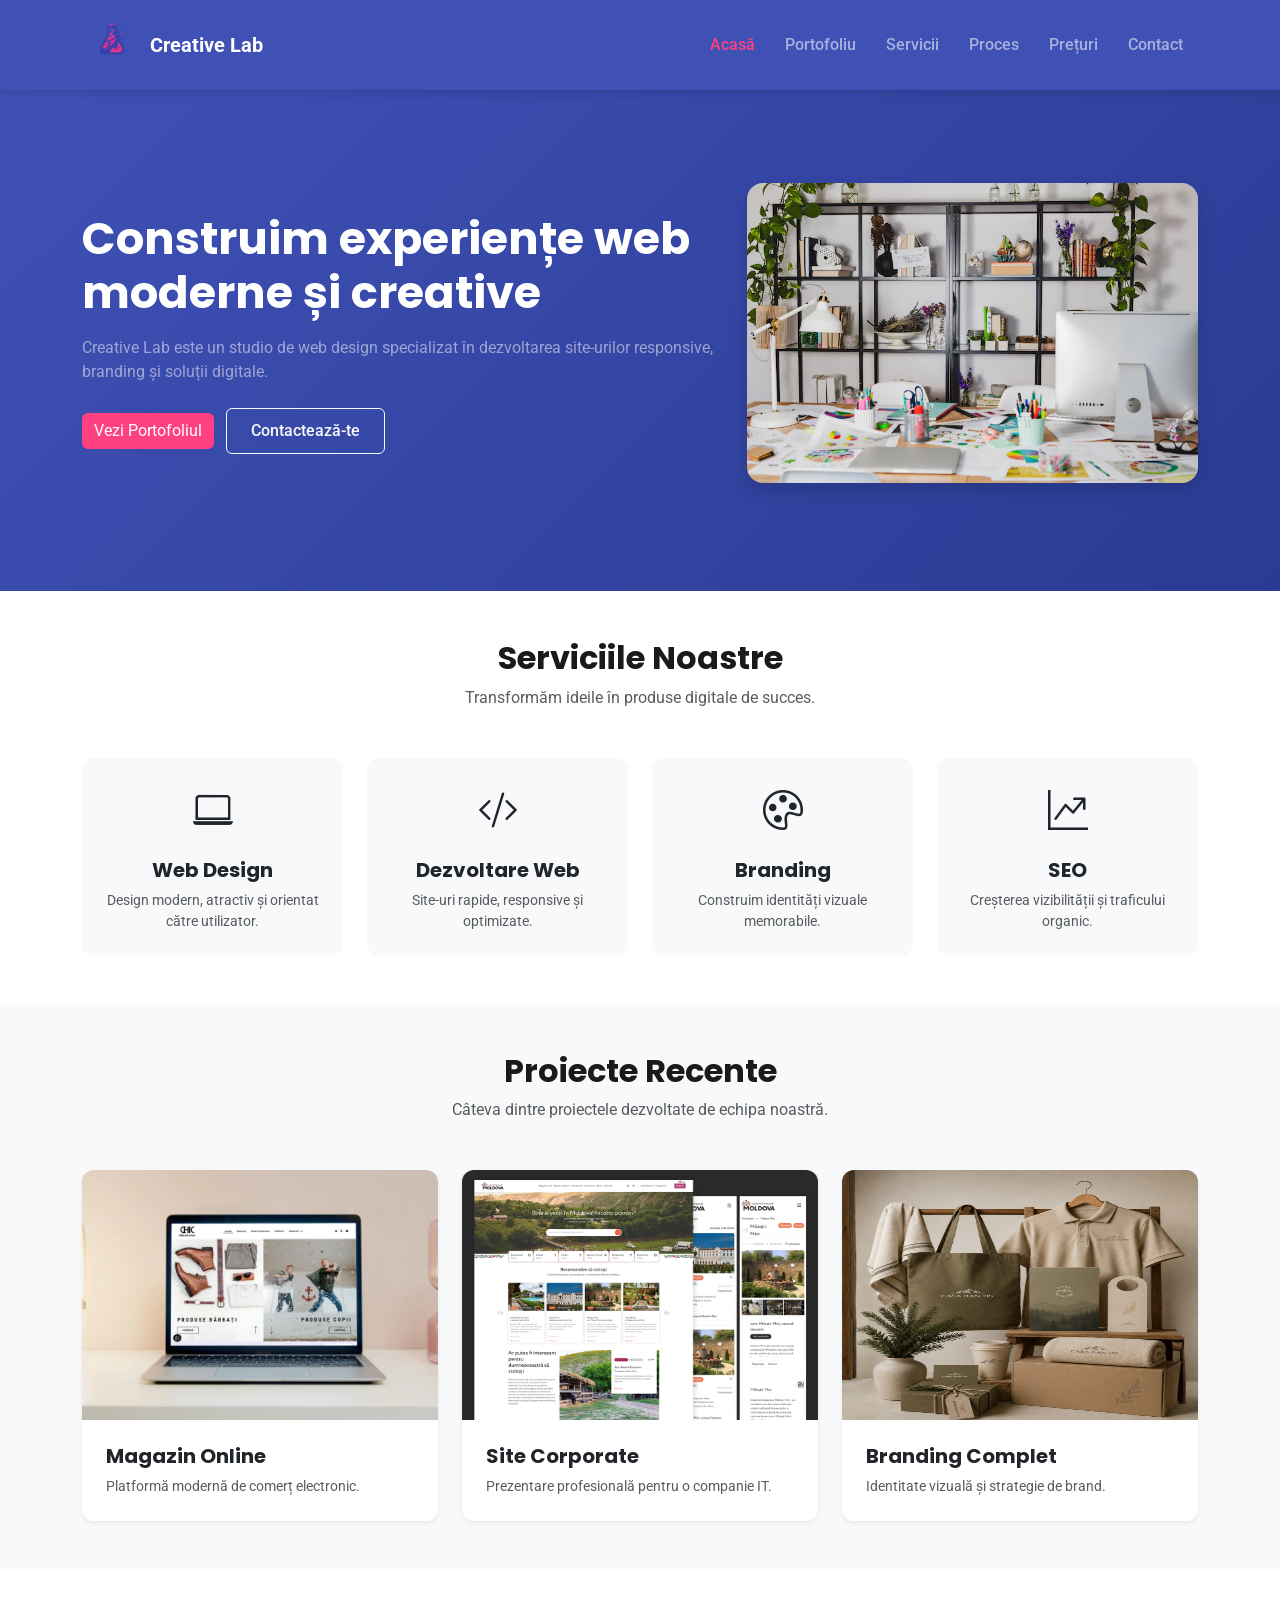
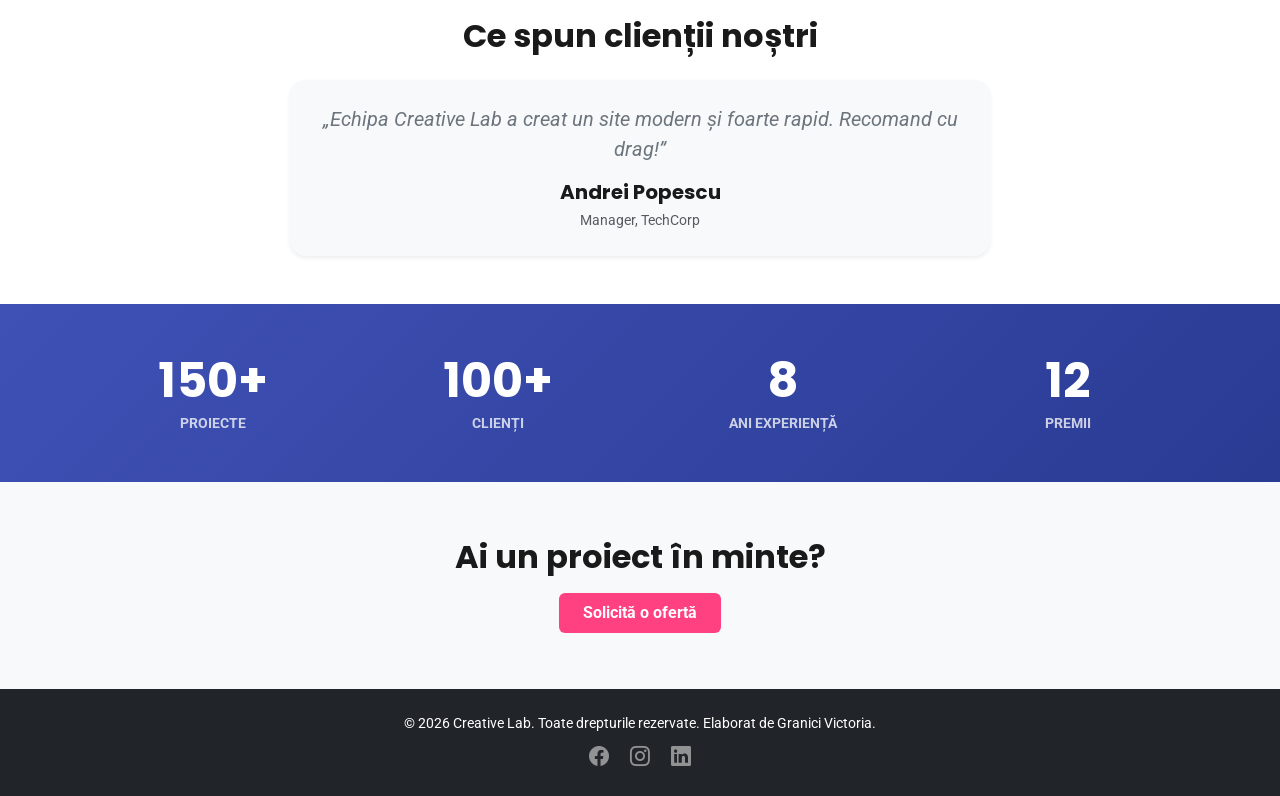
<file: vica/index.html>
<!DOCTYPE html>
<html lang="ro">
<head>
    <meta charset="UTF-8">
    <meta name="viewport" content="width=device-width, initial-scale=1.0">
    <title>Creative Lab</title>
    <meta name="description" content="Creative Lab - Studio de web design specializat în dezvoltarea site-urilor moderne.">

    <link href="https://fonts.googleapis.com/css2?family=Poppins:wght@400;600;700&family=Roboto:wght@400;500&display=swap" rel="stylesheet">
    <link href="https://cdn.jsdelivr.net/npm/bootstrap@5.3.3/dist/css/bootstrap.min.css" rel="stylesheet">
    <link rel="stylesheet" href="https://cdn.jsdelivr.net/npm/bootstrap-icons@1.11.3/font/bootstrap-icons.min.css">
    <link rel="stylesheet" href="main.css">
</head>
<body>

    <nav class="navbar navbar-expand-lg navbar-dark fixed-top custom-navbar">
        <div class="container">
            <a class="navbar-brand fw-bold d-flex align-items-center" href="index.html">
                <img src="img\logo.png" alt="Logo" width="60" height="60" class="me-2 rounded-3">
                <span>Creative Lab</span>
            </a>
            <button class="navbar-toggler" type="button" data-bs-toggle="collapse" data-bs-target="#navbarNav">
                <span class="navbar-toggler-icon"></span>
            </button>
            <div class="collapse navbar-collapse" id="navbarNav">
                <ul class="navbar-nav ms-auto">
                    <li class="nav-item"><a class="nav-link active" href="index.html">Acasă</a></li>
                    <li class="nav-item"><a class="nav-link" href="portfolio.html">Portofoliu</a></li>
                    <li class="nav-item"><a class="nav-link" href="services.html">Servicii</a></li>
                    <li class="nav-item"><a class="nav-link" href="process.html">Proces</a></li>
                    <li class="nav-item"><a class="nav-link" href="prices.html">Prețuri</a></li>
                    <li class="nav-item"><a class="nav-link" href="contact.html">Contact</a></li>
                </ul>
            </div>
        </div>
    </nav>

    <header class="hero-section">
        <div class="container">
            <div class="row align-items-center py-5">
                <div class="col-lg-7 text-lg-start text-center">
                    <h1 class="fw-bold mb-3">Construim experiențe web moderne și creative</h1>
                    <p class="mb-4 text-white-50">Creative Lab este un studio de web design specializat în dezvoltarea site-urilor responsive, branding și soluții digitale.</p>
                    <a href="portfolio.html" class="btn btn-custom-accent text-white me-2">Vezi Portofoliul</a>
                    <a href="contact.html" class="btn btn-outline-light">Contactează-te</a>
                </div>
                <div class="col-lg-5 text-center mt-4 mt-lg-0">
                    <img src="img\1.avif" alt="Hero Image" class="img-fluid rounded-4 shadow">
                </div>
            </div>
        </div>
    </header>

    <section class="py-5 bg-white">
        <div class="container">
            <div class="text-center mb-5">
                <h2 class="fw-bold mb-2">Serviciile Noastre</h2>
                <p class="text-muted">Transformăm ideile în produse digitale de succes.</p>
            </div>
            <div class="row g-4">
                <div class="col-md-6 col-lg-3">
                    <div class="card h-100 p-4 text-center border-0 bg-light">
                        <i class="bi bi-laptop text-custom-indigo fs-1 mb-3"></i>
                        <h3 class="h5 fw-bold mb-2">Web Design</h3>
                        <p class="text-muted small mb-0">Design modern, atractiv și orientat către utilizator.</p>
                    </div>
                </div>
                <div class="col-md-6 col-lg-3">
                    <div class="card h-100 p-4 text-center border-0 bg-light">
                        <i class="bi bi-code-slash text-custom-indigo fs-1 mb-3"></i>
                        <h3 class="h5 fw-bold mb-2">Dezvoltare Web</h3>
                        <p class="text-muted small mb-0">Site-uri rapide, responsive și optimizate.</p>
                    </div>
                </div>
                <div class="col-md-6 col-lg-3">
                    <div class="card h-100 p-4 text-center border-0 bg-light">
                        <i class="bi bi-palette text-custom-indigo fs-1 mb-3"></i>
                        <h3 class="h5 fw-bold mb-2">Branding</h3>
                        <p class="text-muted small mb-0">Construim identități vizuale memorabile.</p>
                    </div>
                </div>
                <div class="col-md-6 col-lg-3">
                    <div class="card h-100 p-4 text-center border-0 bg-light">
                        <i class="bi bi-graph-up-arrow text-custom-indigo fs-1 mb-3"></i>
                        <h3 class="h5 fw-bold mb-2">SEO</h3>
                        <p class="text-muted small mb-0">Creșterea vizibilității și traficului organic.</p>
                    </div>
                </div>
            </div>
        </div>
    </section>

    <section class="py-5 bg-light">
        <div class="container">
            <div class="text-center mb-5">
                <h2 class="fw-bold mb-2">Proiecte Recente</h2>
                <p class="text-muted">Câteva dintre proiectele dezvoltate de echipa noastră.</p>
            </div>
            <div class="row g-4">
                <div class="col-md-4">
                    <div class="card border-0 shadow-sm overflow-hidden h-100">
                        <img src="img\2.webp" width="60" height="250" alt="Proiect" class="card-img-top">
                        <div class="p-4">
                            <h4 class="h5 fw-bold mb-2">Magazin Online</h4>
                            <p class="text-muted small mb-0">Platformă modernă de comerț electronic.</p>
                        </div>
                    </div>
                </div>
                <div class="col-md-4">
                    <div class="card border-0 shadow-sm overflow-hidden h-100">
                        <img src="img\3.png" width="60" height="250"alt="Proiect" class="card-img-top">
                        <div class="p-4">
                            <h4 class="h5 fw-bold mb-2">Site Corporate</h4>
                            <p class="text-muted small mb-0">Prezentare profesională pentru o companie IT.</p>
                        </div>
                    </div>
                </div>
                <div class="col-md-4">
                    <div class="card border-0 shadow-sm overflow-hidden h-100">
                        <img src="img\4.png" width="60" height="250"alt="Proiect" class="card-img-top">
                        <div class="p-4">
                            <h4 class="h5 fw-bold mb-2">Branding Complet</h4>
                            <p class="text-muted small mb-0">Identitate vizuală și strategie de brand.</p>
                        </div>
                    </div>
                </div>
            </div>
        </div>
    </section>

    <section class="py-5 bg-white text-center">
        <div class="container">
            <h2 class="fw-bold mb-4">Ce spun clienții noștri</h2>
            <div class="max-width-700 mx-auto bg-light p-4 rounded-4 shadow-sm">
                <p class="mb-3 italic text-secondary fs-5">„Echipa Creative Lab a creat un site modern și foarte rapid. Recomand cu drag!”</p>
                <h5 class="fw-bold text-custom-indigo mb-1">Andrei Popescu</h5>
                <small class="text-muted">Manager, TechCorp</small>
            </div>
        </div>
    </section>

    <section class="py-5 bg-custom-indigo text-white text-center counter-section">
        <div class="container">
            <div class="row g-4">
                <div class="col-6 col-md-3">
                    <h2 class="fw-bold display-5 mb-1">150+</h2>
                    <p class="text-uppercase small mb-0 opacity-75 fw-bold">Proiecte</p>
                </div>
                <div class="col-6 col-md-3">
                    <h2 class="fw-bold display-5 mb-1">100+</h2>
                    <p class="text-uppercase small mb-0 opacity-75 fw-bold">Clienți</p>
                </div>
                <div class="col-6 col-md-3">
                    <h2 class="fw-bold display-5 mb-1">8</h2>
                    <p class="text-uppercase small mb-0 opacity-75 fw-bold">Ani Experiență</p>
                </div>
                <div class="col-6 col-md-3">
                    <h2 class="fw-bold display-5 mb-1">12</h2>
                    <p class="text-uppercase small mb-0 opacity-75 fw-bold">Premii</p>
                </div>
            </div>
        </div>
    </section>

    <section class="py-5 text-center bg-light">
        <div class="container py-2">
            <h2 class="fw-bold mb-3">Ai un proiect în minte?</h2>
            <a href="contact.html" class="btn btn-custom-accent text-white fw-bold px-4 py-2">Solicită o ofertă</a>
        </div>
    </section>

    <footer class="py-4 bg-dark text-white opacity-90">
        <div class="container text-center">
            <p class="mb-2 small">© 2026 Creative Lab. Toate drepturile rezervate. Elaborat de Granici Victoria.</p>
            <div class="fs-5">
                <i class="bi bi-facebook me-3 text-white-50"></i>
                <i class="bi bi-instagram me-3 text-white-50"></i>
                <i class="bi bi-linkedin text-white-50"></i>
            </div>
        </div>
    </footer>

    <script src="https://cdn.jsdelivr.net/npm/bootstrap@5.3.3/dist/js/bootstrap.bundle.min.js"></script>
    <script src="main.js"></script>
</body>
</html>
</file>
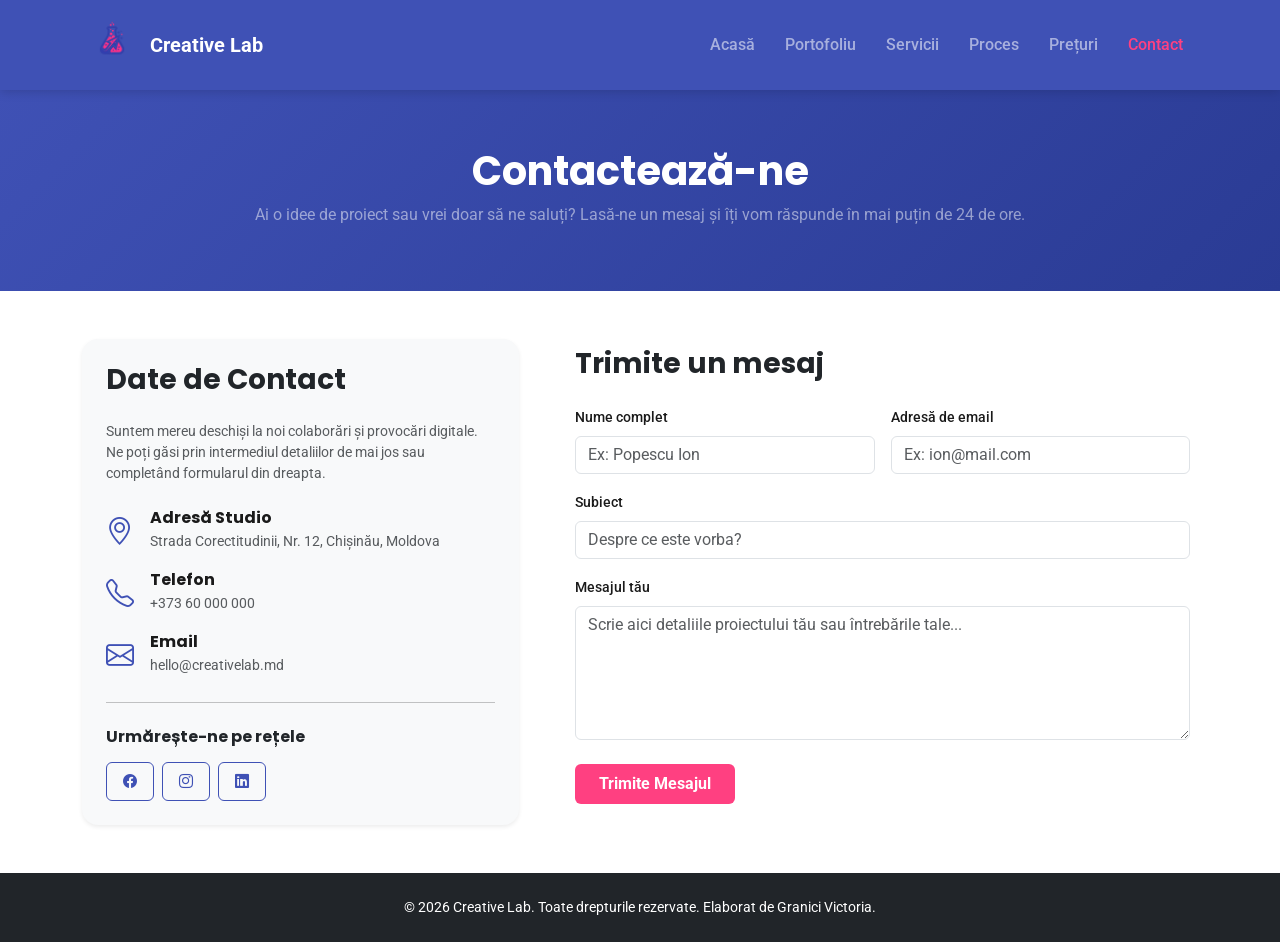
<file: vica/contact.html>
<!DOCTYPE html>
<html lang="ro">
<head>
    <meta charset="UTF-8">
    <meta name="viewport" content="width=device-width, initial-scale=1.0">
    <title> Creative Lab</title>
    <meta name="description" content="Intră în legătură cu echipa Creative Lab. Trimite-ne un mesaj pentru a discuta despre viitorul tău proiect web.">

    <link href="https://fonts.googleapis.com/css2?family=Poppins:wght@400;600;700&family=Roboto:wght@400;500&display=swap" rel="stylesheet">
    <link href="https://cdn.jsdelivr.net/npm/bootstrap@5.3.3/dist/css/bootstrap.min.css" rel="stylesheet">
    <link rel="stylesheet" href="https://cdn.jsdelivr.net/npm/bootstrap-icons@1.11.3/font/bootstrap-icons.min.css">
    <link rel="stylesheet" href="main.css">
</head>
<body>

   
    <nav class="navbar navbar-expand-lg navbar-dark fixed-top custom-navbar">
        <div class="container">
            <a class="navbar-brand fw-bold d-flex align-items-center" href="index.html">
                <img src="img\logo.png" alt="Logo" width="60" class="me-2 rounded-3">
                <span>Creative Lab</span>
            </a>
            <button class="navbar-toggler" type="button" data-bs-toggle="collapse" data-bs-target="#navbarNav">
                <span class="navbar-toggler-icon"></span>
            </button>
            <div class="collapse navbar-collapse" id="navbarNav">
                <ul class="navbar-nav ms-auto">
                    <li class="nav-item"><a class="nav-link" href="index.html">Acasă</a></li>
                    <li class="nav-item"><a class="nav-link" href="portfolio.html">Portofoliu</a></li>
                    <li class="nav-item"><a class="nav-link" href="services.html">Servicii</a></li>
                    <li class="nav-item"><a class="nav-link" href="process.html">Proces</a></li>
                    <li class="nav-item"><a class="nav-link" href="prices.html">Prețuri</a></li>
                    <li class="nav-item"><a class="nav-link active" href="contact.html">Contact</a></li>
                </ul>
            </div>
        </div>
    </nav>

   
    <header class="bg-custom-indigo text-white text-center py-5 mt-2">
        <div class="container py-3">
            <h1 class="fw-bold mb-2">Contactează-ne</h1>
            <p class="text-white-50 max-width-600 mx-auto mb-0">Ai o idee de proiect sau vrei doar să ne saluți? Lasă-ne un mesaj și îți vom răspunde în mai puțin de 24 de ore.</p>
        </div>
    </header>

  
    <section class="py-5 bg-white">
        <div class="container">
            <div class="row g-5">
                
              
                <div class="col-lg-5">
                    <div class="bg-light p-4 rounded-4 h-100 shadow-sm">
                        <h2 class="h3 fw-bold mb-4 text-dark">Date de Contact</h2>
                        <p class="text-muted small mb-4">Suntem mereu deschiși la noi colaborări și provocări digitale. Ne poți găsi prin intermediul detaliilor de mai jos sau completând formularul din dreapta.</p>
                        
                        <div class="d-flex align-items-start mb-3">
                            <div class="text-indigo fs-3 me-3 mt-1">
                                <i class="bi bi-geo-alt"></i>
                            </div>
                            <div>
                                <h4 class="h6 fw-bold mb-1">Adresă Studio</h4>
                                <p class="text-muted small mb-0">Strada Corectitudinii, Nr. 12, Chișinău, Moldova</p>
                            </div>
                        </div>

                        <div class="d-flex align-items-start mb-3">
                            <div class="text-indigo fs-3 me-3 mt-1">
                                <i class="bi bi-telephone"></i>
                            </div>
                            <div>
                                <h4 class="h6 fw-bold mb-1">Telefon</h4>
                                <p class="text-muted small mb-0">+373 60 000 000</p>
                            </div>
                        </div>

                        <div class="d-flex align-items-start mb-4">
                            <div class="text-indigo fs-3 me-3 mt-1">
                                <i class="bi bi-envelope"></i>
                            </div>
                            <div>
                                <h4 class="h6 fw-bold mb-1">Email</h4>
                                <p class="text-muted small mb-0">hello@creativelab.md</p>
                            </div>
                        </div>

                        <hr class="opacity-10 my-4">

                        <h4 class="h6 fw-bold mb-3 text-dark">Urmărește-ne pe rețele</h4>
                        <div class="d-flex gap-2">
                            <a href="#" class="btn btn-outline-primary filter-btn px-3 py-2"><i class="bi bi-facebook"></i></a>
                            <a href="#" class="btn btn-outline-primary filter-btn px-3 py-2"><i class="bi bi-instagram"></i></a>
                            <a href="#" class="btn btn-outline-primary filter-btn px-3 py-2"><i class="bi bi-linkedin"></i></a>
                        </div>
                    </div>
                </div>

               
                <div class="col-lg-7">
                    <div class="p-2">
                        <h2 class="h3 fw-bold mb-4 text-dark">Trimite un mesaj</h2>
                        
                        <form id="contactForm" class="needs-validation" novalidate>
                            <div class="row g-3">
                                
                                <div class="col-md-6">
                                    <label for="userName" class="form-label small fw-medium">Nume complet</label>
                                    <input type="text" class="form-control" id="userName" placeholder="Ex: Popescu Ion" required>
                                    <div class="invalid-feedback small">Te rugăm să introduci numele tău.</div>
                                </div>

                                <div class="col-md-6">
                                    <label for="userEmail" class="form-label small fw-medium">Adresă de email</label>
                                    <input type="email" class="form-control" id="userEmail" placeholder="Ex: ion@mail.com" required>
                                    <div class="invalid-feedback small">Te rugăm să introduci o adresă de email validă.</div>
                                </div>

                                <div class="col-12">
                                    <label for="msgSubject" class="form-label small fw-medium">Subiect</label>
                                    <input type="text" class="form-control" id="msgSubject" placeholder="Despre ce este vorba?" required>
                                    <div class="invalid-feedback small">Te rugăm să specifici subiectul mesajului.</div>
                                </div>

                                <div class="col-12">
                                    <label for="userMessage" class="form-label small fw-medium">Mesajul tău</label>
                                    <table class="w-100 border-0 m-0 p-0">
                                        <tr class="border-0 m-0 p-0">
                                            <td class="border-0 p-0 m-0">
                                                <textarea class="form-control" id="userMessage" rows="5" placeholder="Scrie aici detaliile proiectului tău sau întrebările tale..." required></textarea>
                                                <div class="invalid-feedback small">Te rugăm să scrii un mesaj.</div>
                                            </td>
                                        </tr>
                                    </table>
                                </div>

                                <div class="col-12 mt-4">
                                    <button type="submit" class="btn btn-custom-accent text-white fw-bold px-4 py-2">Trimite Mesajul</button>
                                </div>

                            </div>
                        </form>

                    </div>
                </div>

            </div>
        </div>
    </section>


    <footer class="py-4 bg-dark text-white opacity-90">
        <div class="container text-center">
            <p class="mb-0 small">© 2026 Creative Lab. Toate drepturile rezervate. Elaborat de Granici Victoria.</p>
        </div>
    </footer>

    <button id="backToTop" class="btn btn-custom-accent text-white position-fixed bottom-0 end-0 m-4 d-none" style="z-index: 1030; transition: opacity 0.3s ease; opacity: 0;">
        <i class="bi bi-arrow-up-short fs-4"></i>
    </button>

    <script src="https://cdn.jsdelivr.net/npm/bootstrap@5.3.3/dist/js/bootstrap.bundle.min.js"></script>
    <script src="main.js"></script>
</body>
</html>
</file>
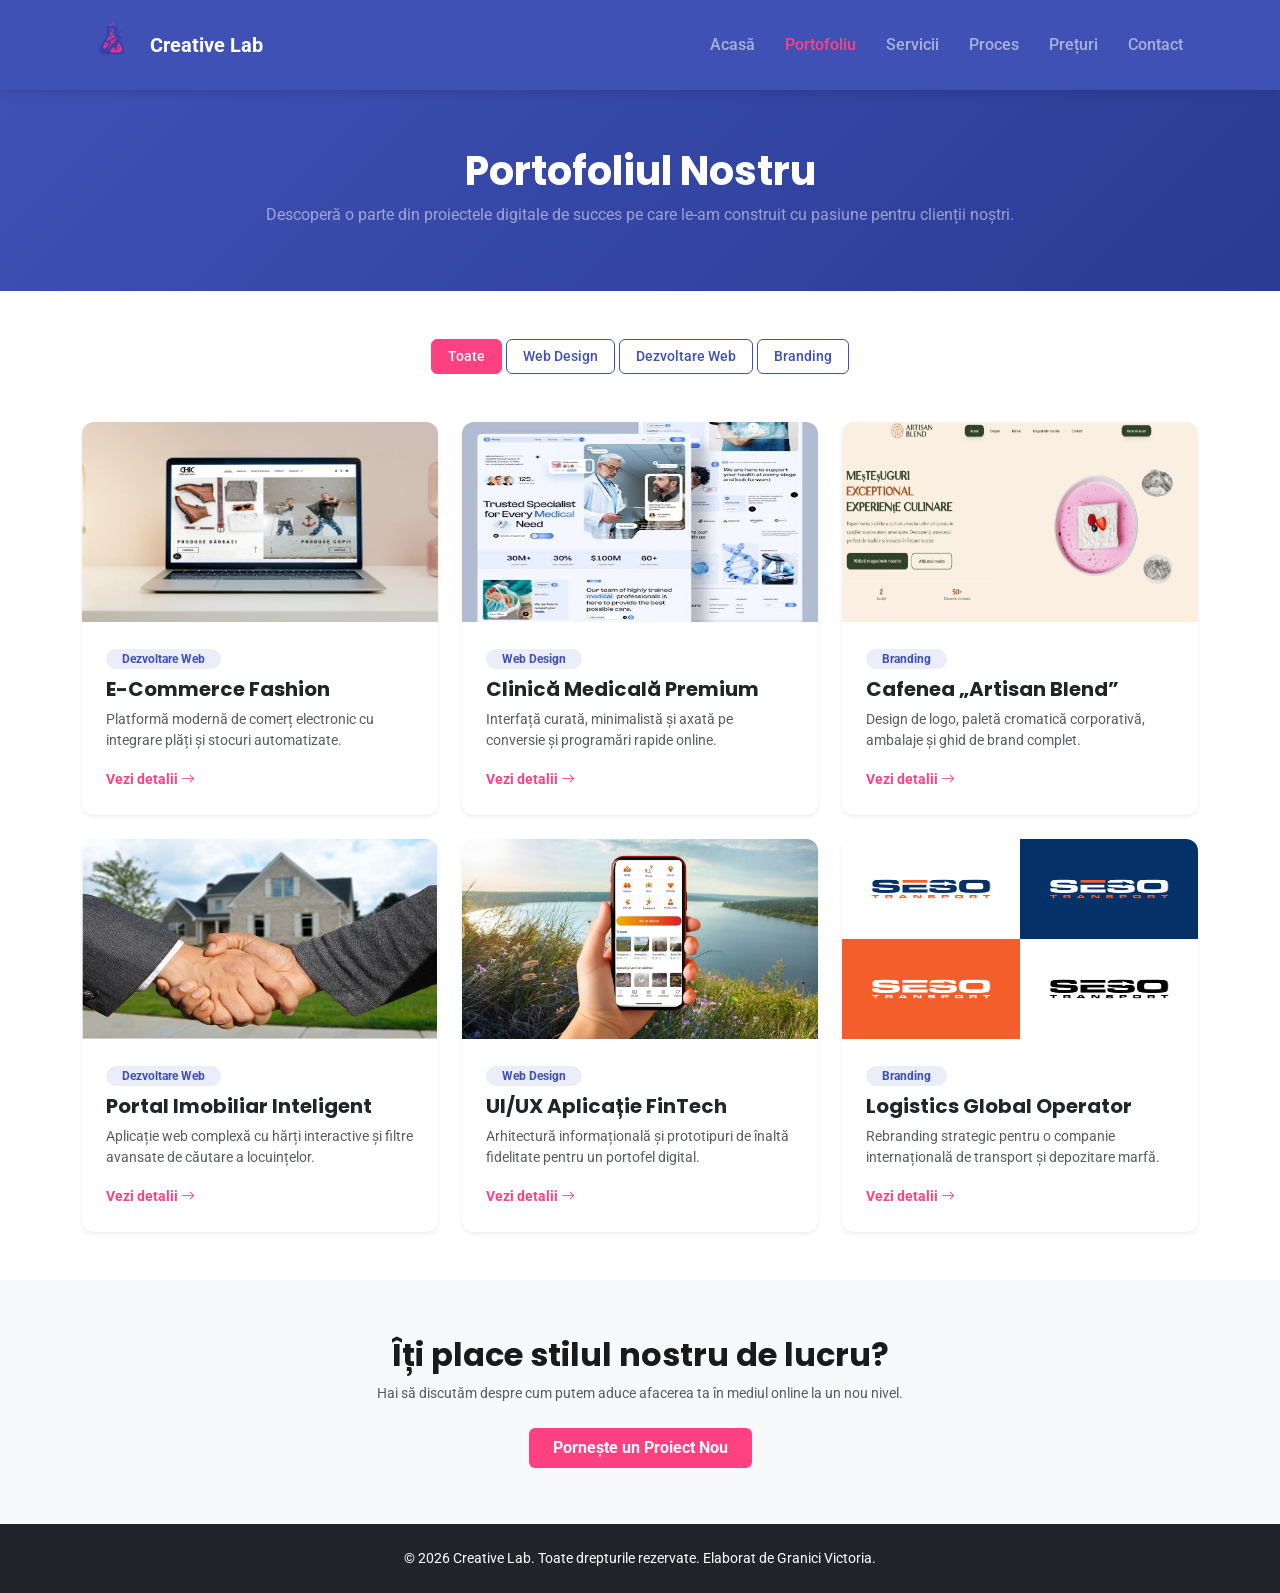
<file: vica/portfolio.html>
<!DOCTYPE html>
<html lang="ro">
<head>
    <meta charset="UTF-8">
    <meta name="viewport" content="width=device-width, initial-scale=1.0">
    <title> Creative Lab</title>
    <meta name="description" content="Vezi proiectele realizate de Creative Lab. De la magazine online la identități vizuale și branding complet.">

    <link href="https://fonts.googleapis.com/css2?family=Poppins:wght@400;600;700&family=Roboto:wght@400;500&display=swap" rel="stylesheet">
    <link href="https://cdn.jsdelivr.net/npm/bootstrap@5.3.3/dist/css/bootstrap.min.css" rel="stylesheet">
    <link rel="stylesheet" href="https://cdn.jsdelivr.net/npm/bootstrap-icons@1.11.3/font/bootstrap-icons.min.css">
    <link rel="stylesheet" href="main.css">
</head>
<body>

    <nav class="navbar navbar-expand-lg navbar-dark fixed-top custom-navbar">
        <div class="container">
            <a class="navbar-brand fw-bold d-flex align-items-center" href="index.html">
                <img src="img\logo.png" alt="Logo" width="60"class="me-2 rounded-3">
                <span>Creative Lab</span>
            </a>
            <button class="navbar-toggler" type="button" data-bs-toggle="collapse" data-bs-target="#navbarNav">
                <span class="navbar-toggler-icon"></span>
            </button>
            <div class="collapse navbar-collapse" id="navbarNav">
                <ul class="navbar-nav ms-auto">
                    <li class="nav-item"><a class="nav-link" href="index.html">Acasă</a></li>
                    <li class="nav-item"><a class="nav-link active" href="portfolio.html">Portofoliu</a></li>
                    <li class="nav-item"><a class="nav-link" href="services.html">Servicii</a></li>
                    <li class="nav-item"><a class="nav-link" href="process.html">Proces</a></li>
                    <li class="nav-item"><a class="nav-link" href="prices.html">Prețuri</a></li>
                    <li class="nav-item"><a class="nav-link" href="contact.html">Contact</a></li>
                </ul>
            </div>
        </div>
    </nav>

    <header class="bg-custom-indigo text-white text-center py-5 mt-2">
        <div class="container py-3">
            <h1 class="fw-bold mb-2">Portofoliul Nostru</h1>
            <p class="text-white-50 max-width-600 mx-auto mb-0">Descoperă o parte din proiectele digitale de succes pe care le-am construit cu pasiune pentru clienții noștri.</p>
        </div>
    </header>

    <section class="py-5 bg-white">
        <div class="container">
            
            <div class="row mb-5">
                <div class="col-12 text-center">
                    <button class="btn filter-btn active" data-filter="all">Toate</button>
                    <button class="btn filter-btn" data-filter="design">Web Design</button>
                    <button class="btn filter-btn" data-filter="development">Dezvoltare Web</button>
                    <button class="btn filter-btn" data-filter="branding">Branding</button>
                </div>
            </div>

            <div class="row g-4 portfolio-grid">
                
                <div class="col-md-6 col-lg-4 portfolio-item" data-category="development">
                    <div class="card border-0 shadow-sm overflow-hidden h-100">
                        <div class="position-relative project-img-container">
                            <img src="img\2.webp" width="60" height="200" alt="Magazin Online" class="card-img-top">
                        </div>
                        <div class="p-4">
                            <span class="badge bg-indigo-subtle text-indigo mb-2 px-3 py-1 rounded-pill small fw-bold">Dezvoltare Web</span>
                            <h3 class="h5 fw-bold mb-2">E-Commerce Fashion</h3>
                            <p class="text-muted small mb-3">Platformă modernă de comerț electronic cu integrare plăți și stocuri automatizate.</p>
                            <a href="#" class="text-decoration-none text-accent fw-bold small">Vezi detalii <i class="bi bi-arrow-right"></i></a>
                        </div>
                    </div>
                </div>

                <div class="col-md-6 col-lg-4 portfolio-item" data-category="design">
                    <div class="card border-0 shadow-sm overflow-hidden h-100">
                        <div class="position-relative project-img-container">
                            <img src="img\SiteMedical.jpg" width="60" height="200" alt="Site Medical" class="card-img-top">
                        </div>
                        <div class="p-4">
                            <span class="badge bg-indigo-subtle text-indigo mb-2 px-3 py-1 rounded-pill small fw-bold">Web Design</span>
                            <h3 class="h5 fw-bold mb-2">Clinică Medicală Premium</h3>
                            <p class="text-muted small mb-3">Interfață curată, minimalistă și axată pe conversie și programări rapide online.</p>
                            <a href="#" class="text-decoration-none text-accent fw-bold small">Vezi detalii <i class="bi bi-arrow-right"></i></a>
                        </div>
                    </div>
                </div>

                <div class="col-md-6 col-lg-4 portfolio-item" data-category="branding">
                    <div class="card border-0 shadow-sm overflow-hidden h-100">
                        <div class="position-relative project-img-container">
                            <img src="img\Captură de ecran 2026-06-21 034545.png" width="60" height="200"alt="Identitate Brand" class="card-img-top">
                        </div>
                        <div class="p-4">
                            <span class="badge bg-indigo-subtle text-indigo mb-2 px-3 py-1 rounded-pill small fw-bold">Branding</span>
                            <h3 class="h5 fw-bold mb-2">Cafenea „Artisan Blend”</h3>
                            <p class="text-muted small mb-3">Design de logo, paletă cromatică corporativă, ambalaje și ghid de brand complet.</p>
                            <a href="#" class="text-decoration-none text-accent fw-bold small">Vezi detalii <i class="bi bi-arrow-right"></i></a>
                        </div>
                    </div>
                </div>

                <div class="col-md-6 col-lg-4 portfolio-item" data-category="development">
                    <div class="card border-0 shadow-sm overflow-hidden h-100">
                        <div class="position-relative project-img-container">
                            <img src="img\Portal.jpg" width="60" height="200"alt="Portal Imobiliar" class="card-img-top">
                        </div>
                        <div class="p-4">
                            <span class="badge bg-indigo-subtle text-indigo mb-2 px-3 py-1 rounded-pill small fw-bold">Dezvoltare Web</span>
                            <h3 class="h5 fw-bold mb-2">Portal Imobiliar Inteligent</h3>
                            <p class="text-muted small mb-3">Aplicație web complexă cu hărți interactive și filtre avansate de căutare a locuințelor.</p>
                            <a href="#" class="text-decoration-none text-accent fw-bold small">Vezi detalii <i class="bi bi-arrow-right"></i></a>
                        </div>
                    </div>
                </div>

                <div class="col-md-6 col-lg-4 portfolio-item" data-category="design">
                    <div class="card border-0 shadow-sm overflow-hidden h-100">
                        <div class="position-relative project-img-container">
                            <img src="img\Mobil.jpg"width="60" height="200" alt="Aplicație Mobilă" class="card-img-top">
                        </div>
                        <div class="p-4">
                            <span class="badge bg-indigo-subtle text-indigo mb-2 px-3 py-1 rounded-pill small fw-bold">Web Design</span>
                            <h3 class="h5 fw-bold mb-2">UI/UX Aplicație FinTech</h3>
                            <p class="text-muted small mb-3">Arhitectură informațională și prototipuri de înaltă fidelitate pentru un portofel digital.</p>
                            <a href="#" class="text-decoration-none text-accent fw-bold small">Vezi detalii <i class="bi bi-arrow-right"></i></a>
                        </div>
                    </div>
                </div>

                <div class="col-md-6 col-lg-4 portfolio-item" data-category="branding">
                    <div class="card border-0 shadow-sm overflow-hidden h-100">
                        <div class="position-relative project-img-container">
                            <img src="img\loooooog.png" width="60" height="200"alt="Branding Logistică" class="card-img-top">
                        </div>
                        <div class="p-4">
                            <span class="badge bg-indigo-subtle text-indigo mb-2 px-3 py-1 rounded-pill small fw-bold">Branding</span>
                            <h3 class="h5 fw-bold mb-2">Logistics Global Operator</h3>
                            <p class="text-muted small mb-3">Rebranding strategic pentru o companie internațională de transport și depozitare marfă.</p>
                            <a href="#" class="text-decoration-none text-accent fw-bold small">Vezi detalii <i class="bi bi-arrow-right"></i></a>
                        </div>
                    </div>
                </div>

            </div>
        </div>
    </section>

    <section class="py-5 bg-light text-center">
        <div class="container py-2">
            <h2 class="fw-bold mb-2">Îți place stilul nostru de lucru?</h2>
            <p class="text-muted small mb-4">Hai să discutăm despre cum putem aduce afacerea ta în mediul online la un nou nivel.</p>
            <a href="contact.html" class="btn btn-custom-accent text-white fw-bold px-4 py-2">Pornește un Proiect Nou</a>
        </div>
    </section>

    <footer class="py-4 bg-dark text-white opacity-90">
        <div class="container text-center">
            <p class="mb-0 small">© 2026 Creative Lab. Toate drepturile rezervate. Elaborat de Granici Victoria.</p>
        </div>
    </footer>

    <button id="backToTop" class="btn btn-custom-accent text-white d-none position-fixed bottom-0 end-0 m-4 shadow border-0" aria-label="Înapoi sus">
        <i class="bi bi-arrow-up-short fs-4"></i>
    </button>

    <script src="https://cdn.jsdelivr.net/npm/bootstrap@5.3.3/dist/js/bootstrap.bundle.min.js"></script>
    <script src="main.js"></script>
</body>
</html>
</file>
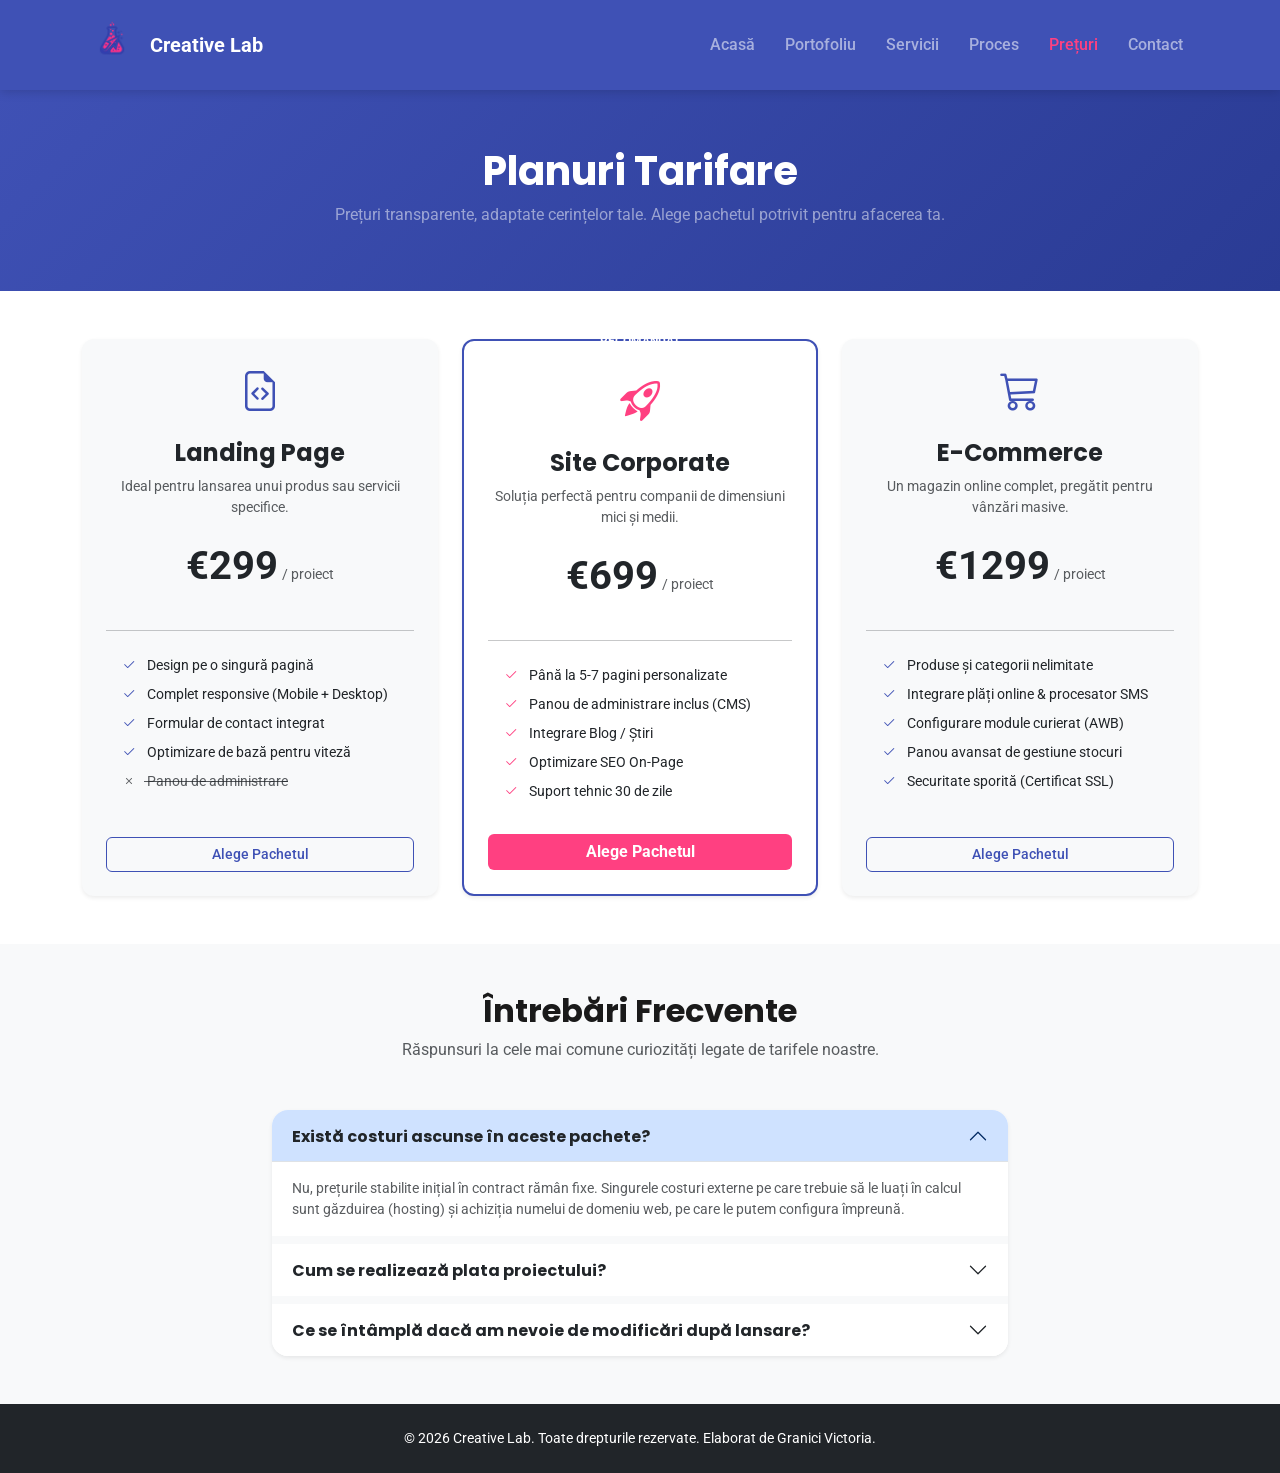
<file: vica/prices.html>
<!DOCTYPE html>
<html lang="ro">
<head>
    <meta charset="UTF-8">
    <meta name="viewport" content="width=device-width, initial-scale=1.0">
    <title> Creative Lab</title>
    <meta name="description" content="Consultă planurile tarifare oferite de Creative Lab. Soluții de web design, dezvoltare web și SEO adaptate bugetului tău.">

  
    <link href="https://fonts.googleapis.com/css2?family=Poppins:wght@400;600;700&family=Roboto:wght@400;500&display=swap" rel="stylesheet">
    <link href="https://cdn.jsdelivr.net/npm/bootstrap@5.3.3/dist/css/bootstrap.min.css" rel="stylesheet">
    <link rel="stylesheet" href="https://cdn.jsdelivr.net/npm/bootstrap-icons@1.11.3/font/bootstrap-icons.min.css">
    <link rel="stylesheet" href="main.css">
</head>
<body>


    <nav class="navbar navbar-expand-lg navbar-dark fixed-top custom-navbar">
        <div class="container">
            <a class="navbar-brand fw-bold d-flex align-items-center" href="index.html">
                <img src="img\logo.png" alt="Logo" width="60" class="me-2 rounded-3">
                <span>Creative Lab</span>
            </a>
            <button class="navbar-toggler" type="button" data-bs-toggle="collapse" data-bs-target="#navbarNav">
                <span class="navbar-toggler-icon"></span>
            </button>
            <div class="collapse navbar-collapse" id="navbarNav">
                <ul class="navbar-nav ms-auto">
                    <li class="nav-item"><a class="nav-link" href="index.html">Acasă</a></li>
                    <li class="nav-item"><a class="nav-link" href="portfolio.html">Portofoliu</a></li>
                    <li class="nav-item"><a class="nav-link" href="services.html">Servicii</a></li>
                    <li class="nav-item"><a class="nav-link" href="process.html">Proces</a></li>
                    <li class="nav-item"><a class="nav-link active" href="prices.html">Prețuri</a></li>
                    <li class="nav-item"><a class="nav-link" href="contact.html">Contact</a></li>
                </ul>
            </div>
        </div>
    </nav>

  
    <header class="bg-custom-indigo text-white text-center py-5 mt-2">
        <div class="container py-3">
            <h1 class="fw-bold mb-2">Planuri Tarifare</h1>
            <p class="text-white-50 max-width-600 mx-auto mb-0">Prețuri transparente, adaptate cerințelor tale. Alege pachetul potrivit pentru afacerea ta.</p>
        </div>
    </header>

    <section class="py-5 bg-white">
        <div class="container">
            <div class="row g-4 align-items-stretch justify-content-center">
                
               
                <div class="col-md-6 col-lg-4">
                    <div class="card h-100 p-4 border-0 shadow-sm bg-light text-center">
                        <div class="mb-3 text-indigo">
                            <i class="bi bi-file-earmark-code fs-1"></i>
                        </div>
                        <h3 class="h4 fw-bold mb-2">Landing Page</h3>
                        <p class="text-muted small mb-4">Ideal pentru lansarea unui produs sau servicii specifice.</p>
                        <div class="mb-4">
                            <span class="display-6 fw-bold text-dark">€299</span>
                            <span class="text-muted small">/ proiect</span>
                        </div>
                        <hr class="opacity-10 mb-4">
                        <ul class="list-unstyled text-start small mb-4 px-3">
                            <li class="mb-2"><i class="bi bi-check2 text-indigo me-2"></i> Design pe o singură pagină</li>
                            <li class="mb-2"><i class="bi bi-check2 text-indigo me-2"></i> Complet responsive (Mobile + Desktop)</li>
                            <li class="mb-2"><i class="bi bi-check2 text-indigo me-2"></i> Formular de contact integrat</li>
                            <li class="mb-2"><i class="bi bi-check2 text-indigo me-2"></i> Optimizare de bază pentru viteză</li>
                            <li class="mb-2 text-muted text-decoration-line-through"><i class="bi bi-x me-2"></i> Panou de administrare</li>
                        </ul>
                        <div class="mt-auto">
                            <a href="contact.html" class="btn btn-outline-primary w-100 filter-btn">Alege Pachetul</a>
                        </div>
                    </div>
                </div>

             
                <div class="col-md-6 col-lg-4">
                    <div class="card h-100 p-4 border-2 border-primary shadow-sm bg-white text-center position-relative" style="border: 2px solid var(--primary) !important;">
                        <span class="badge bg-custom-accent text-white position-absolute top-0 start-50 translate-middle text-uppercase px-3 py-2 small rounded-pill">Recomandat</span>
                        <div class="mb-3 text-accent mt-2">
                            <i class="bi bi-rocket-takeoff fs-1"></i>
                        </div>
                        <h3 class="h4 fw-bold mb-2">Site Corporate</h3>
                        <p class="text-muted small mb-4">Soluția perfectă pentru companii de dimensiuni mici și medii.</p>
                        <div class="mb-4">
                            <span class="display-6 fw-bold text-dark">€699</span>
                            <span class="text-muted small">/ proiect</span>
                        </div>
                        <hr class="opacity-10 mb-4">
                        <ul class="list-unstyled text-start small mb-4 px-3">
                            <li class="mb-2"><i class="bi bi-check2 text-accent me-2"></i> Până la 5-7 pagini personalizate</li>
                            <li class="mb-2"><i class="bi bi-check2 text-accent me-2"></i> Panou de administrare inclus (CMS)</li>
                            <li class="mb-2"><i class="bi bi-check2 text-accent me-2"></i> Integrare Blog / Știri</li>
                            <li class="mb-2"><i class="bi bi-check2 text-accent me-2"></i> Optimizare SEO On-Page</li>
                            <li class="mb-2"><i class="bi bi-check2 text-accent me-2"></i> Suport tehnic 30 de zile</li>
                        </ul>
                        <div class="mt-auto">
                            <a href="contact.html" class="btn btn-custom-accent text-white w-100 fw-bold">Alege Pachetul</a>
                        </div>
                    </div>
                </div>

         
                <div class="col-md-6 col-lg-4">
                    <div class="card h-100 p-4 border-0 shadow-sm bg-light text-center">
                        <div class="mb-3 text-indigo">
                            <i class="bi bi-cart3 fs-1"></i>
                        </div>
                        <h3 class="h4 fw-bold mb-2">E-Commerce</h3>
                        <p class="text-muted small mb-4">Un magazin online complet, pregătit pentru vânzări masive.</p>
                        <div class="mb-4">
                            <span class="display-6 fw-bold text-dark">€1299</span>
                            <span class="text-muted small">/ proiect</span>
                        </div>
                        <hr class="opacity-10 mb-4">
                        <ul class="list-unstyled text-start small mb-4 px-3">
                            <li class="mb-2"><i class="bi bi-check2 text-indigo me-2"></i> Produse și categorii nelimitate</li>
                            <li class="mb-2"><i class="bi bi-check2 text-indigo me-2"></i> Integrare plăți online & procesator SMS</li>
                            <li class="mb-2"><i class="bi bi-check2 text-indigo me-2"></i> Configurare module curierat (AWB)</li>
                            <li class="mb-2"><i class="bi bi-check2 text-indigo me-2"></i> Panou avansat de gestiune stocuri</li>
                            <li class="mb-2"><i class="bi bi-check2 text-indigo me-2"></i> Securitate sporită (Certificat SSL)</li>
                        </ul>
                        <div class="mt-auto">
                            <a href="contact.html" class="btn btn-outline-primary w-100 filter-btn">Alege Pachetul</a>
                        </div>
                    </div>
                </div>

            </div>
        </div>
    </section>


    <section class="py-5 bg-light">
        <div class="container">
            <div class="text-center mb-5">
                <h2 class="fw-bold mb-2">Întrebări Frecvente</h2>
                <p class="text-muted">Răspunsuri la cele mai comune curiozități legate de tarifele noastre.</p>
            </div>
            <div class="row justify-content-center">
                <div class="col-lg-8">
                    <div class="accordion shadow-sm rounded-4 overflow-hidden" id="accordionFAQ">
                        
                        <div class="accordion-item border-0 mb-2 rounded-3">
                            <h2 class="accordion-header">
                                <button class="accordion-button fw-bold text-dark" type="button" data-bs-toggle="collapse" data-bs-target="#collapseOne">
                                    Există costuri ascunse în aceste pachete?
                                </button>
                            </h2>
                            <div id="collapseOne" class="accordion-collapse collapse show" data-bs-parent="#accordionFAQ">
                                <div class="accordion-body text-muted small bg-white">
                                    Nu, prețurile stabilite inițial în contract rămân fixe. Singurele costuri externe pe care trebuie să le luați în calcul sunt găzduirea (hosting) și achiziția numelui de domeniu web, pe care le putem configura împreună.
                                </div>
                            </div>
                        </div>

                        <div class="accordion-item border-0 mb-2 rounded-3">
                            <h2 class="accordion-header">
                                <button class="accordion-button collapsed fw-bold text-dark" type="button" data-bs-toggle="collapse" data-bs-target="#collapseTwo">
                                    Cum se realizează plata proiectului?
                                </button>
                            </h2>
                            <div id="collapseTwo" class="accordion-collapse collapse" data-bs-parent="#accordionFAQ">
                                <div class="accordion-body text-muted small bg-white">
                                    De regulă, plata se împarte în două tranșe: un avans de 40% la semnarea contractului și demararea proiectului, iar restul de 60% se achită la finalizarea și lansarea oficială a site-ului pe server.
                                </div>
                            </div>
                        </div>

                        <div class="accordion-item border-0 rounded-3">
                            <h2 class="accordion-header">
                                <button class="accordion-button collapsed fw-bold text-dark" type="button" data-bs-toggle="collapse" data-bs-target="#collapseThree">
                                    Ce se întâmplă dacă am nevoie de modificări după lansare?
                                </button>
                            </h2>
                            <div id="collapseThree" class="accordion-collapse collapse" data-bs-parent="#accordionFAQ">
                                <div class="accordion-body text-muted small bg-white">
                                    Fiecare pachet include o perioadă de mentenanță și suport tehnic gratuit. Ulterior, putem semna un abonament lunar de mentenanță sau putem taxa punctual intervențiile viitoare, în funcție de complexitate.
                                </div>
                            </div>
                        </div>

                    </div>
                </div>
            </div>
        </div>
    </section>


    <footer class="py-4 bg-dark text-white opacity-90">
        <div class="container text-center">
            <p class="mb-0 small">© 2026 Creative Lab. Toate drepturile rezervate. Elaborat de Granici Victoria.</p>
        </div>
    </footer>

   
    <button id="backToTop" class="btn btn-custom-accent text-white position-fixed bottom-0 end-0 m-4 d-none" style="z-index: 1030; transition: opacity 0.3s ease; opacity: 0;">
        <i class="bi bi-arrow-up-short fs-4"></i>
    </button>

    <script src="https://cdn.jsdelivr.net/npm/bootstrap@5.3.3/dist/js/bootstrap.bundle.min.js"></script>
    <script src="main.js"></script>
</body>
</html>
</file>
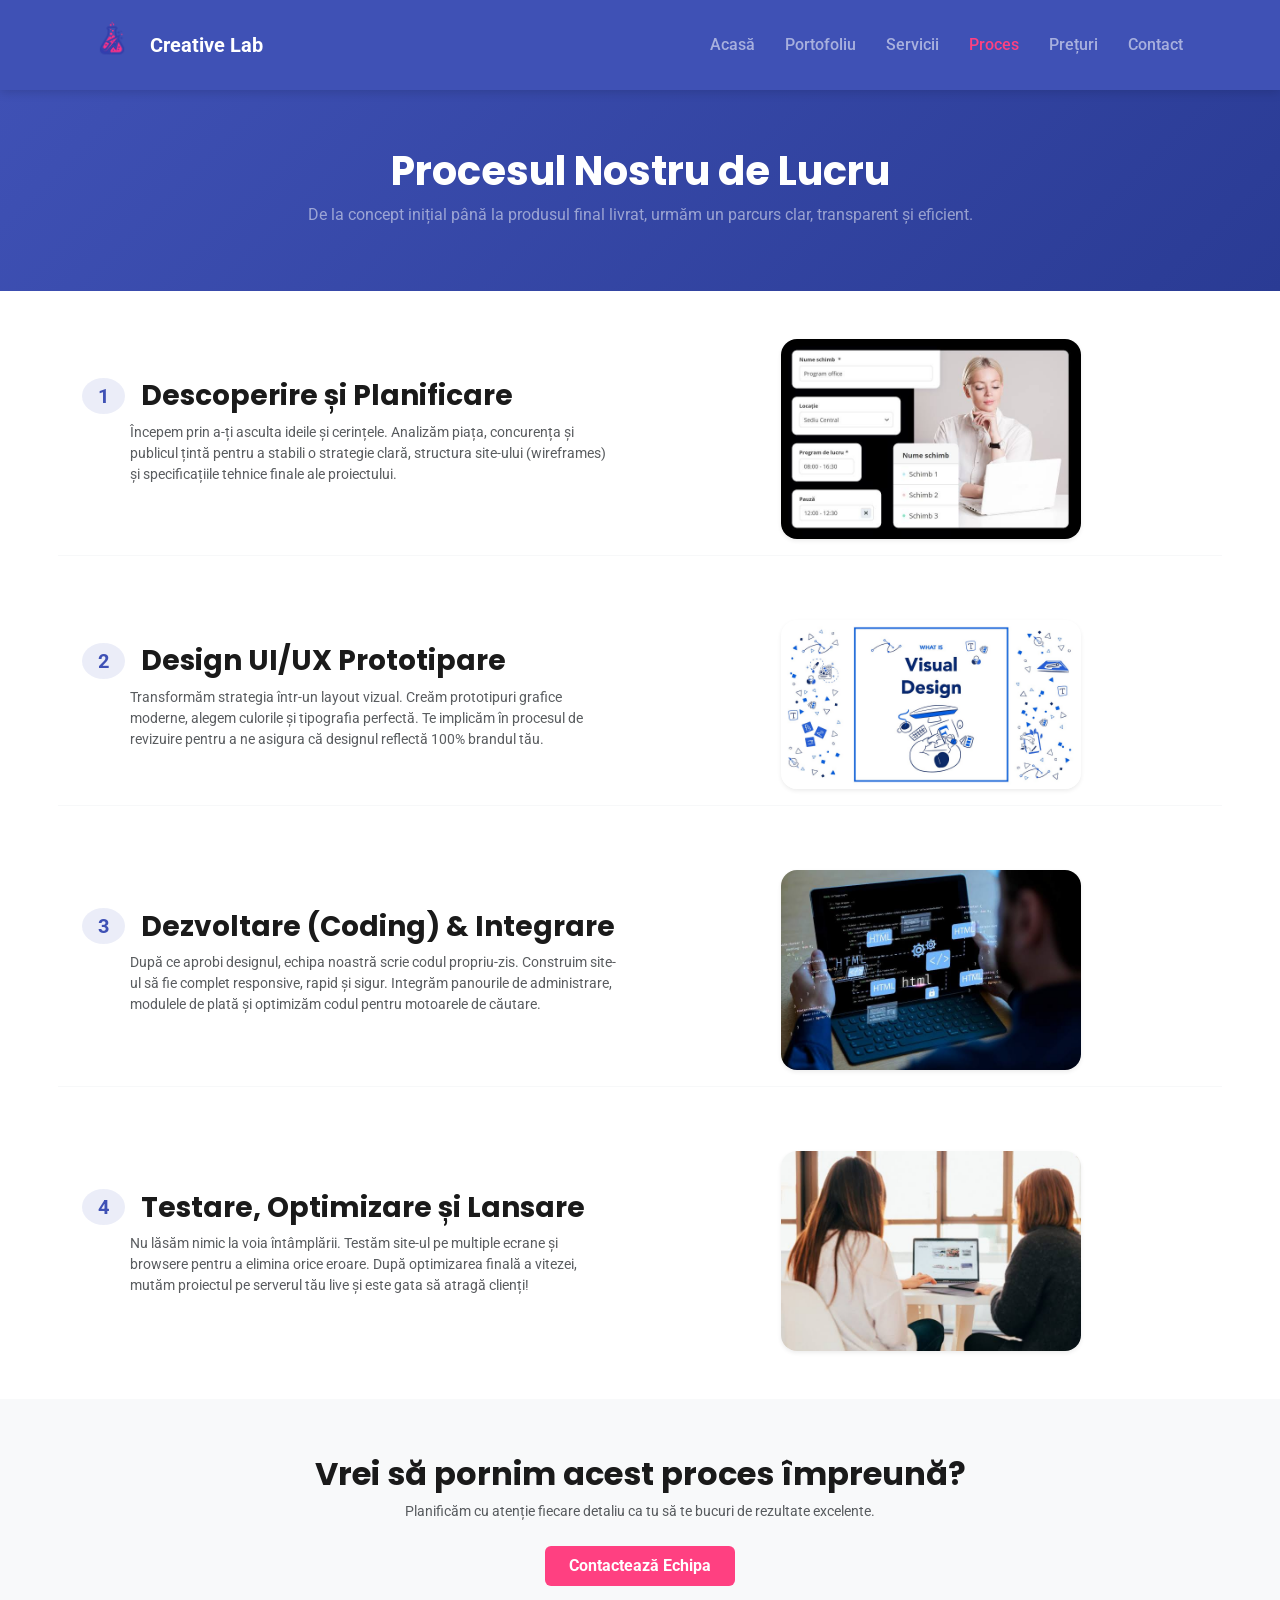
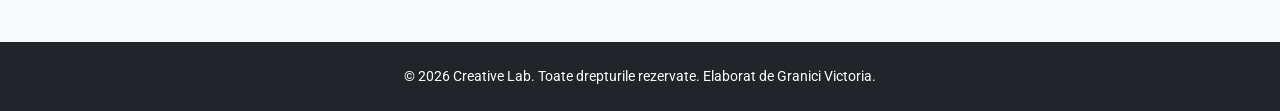
<file: vica/process.html>
<!DOCTYPE html>
<html lang="ro">
<head>
    <meta charset="UTF-8">
    <meta name="viewport" content="width=device-width, initial-scale=1.0">
    <title> Creative Lab</title>
    <meta name="description" content="Află cum lucrăm la Creative Lab. Procesul nostru pas cu pas de la idee la lansarea proiectului tău web.">

   
    <link href="https://fonts.googleapis.com/css2?family=Poppins:wght@400;600;700&family=Roboto:wght@400;500&display=swap" rel="stylesheet">
    <link href="https://cdn.jsdelivr.net/npm/bootstrap@5.3.3/dist/css/bootstrap.min.css" rel="stylesheet">
    <link rel="stylesheet" href="https://cdn.jsdelivr.net/npm/bootstrap-icons@1.11.3/font/bootstrap-icons.min.css">
    <link rel="stylesheet" href="main.css">
</head>
<body>

    
    <nav class="navbar navbar-expand-lg navbar-dark fixed-top custom-navbar">
        <div class="container">
            <a class="navbar-brand fw-bold d-flex align-items-center" href="index.html">
                <img src="img\logo.png" alt="Logo" width="60" class="me-2 rounded-3">
                <span>Creative Lab</span>
            </a>
            <button class="navbar-toggler" type="button" data-bs-toggle="collapse" data-bs-target="#navbarNav">
                <span class="navbar-toggler-icon"></span>
            </button>
            <div class="collapse navbar-collapse" id="navbarNav">
                <ul class="navbar-nav ms-auto">
                    <li class="nav-item"><a class="nav-link" href="index.html">Acasă</a></li>
                    <li class="nav-item"><a class="nav-link" href="portfolio.html">Portofoliu</a></li>
                    <li class="nav-item"><a class="nav-link" href="services.html">Servicii</a></li>
                    <li class="nav-item"><a class="nav-link active" href="process.html">Proces</a></li>
                    <li class="nav-item"><a class="nav-link" href="prices.html">Prețuri</a></li>
                    <li class="nav-item"><a class="nav-link" href="contact.html">Contact</a></li>
                </ul>
            </div>
        </div>
    </nav>

  
    <header class="bg-custom-indigo text-white text-center py-5 mt-2">
        <div class="container py-3">
            <h1 class="fw-bold mb-2">Procesul Nostru de Lucru</h1>
            <p class="text-white-50 max-width-600 mx-auto mb-0">De la concept inițial până la produsul final livrat, urmăm un parcurs clar, transparent și eficient.</p>
        </div>
    </header>

    
    <section class="py-5 bg-white">
        <div class="container">
            <div class="row g-5 align-items-center">
                
              
                <div class="col-lg-6">
                    <div class="d-flex align-items-center mb-2">
                        <span class="badge bg-indigo-subtle text-indigo rounded-circle px-3 py-2 fw-bold fs-5 me-3">1</span>
                        <h3 class="fw-bold mb-0">Descoperire și Planificare</h3>
                    </div>
                    <p class="text-muted small ps-5">Începem prin a-ți asculta ideile și cerințele. Analizăm piața, concurența și publicul țintă pentru a stabili o strategie clară, structura site-ului (wireframes) și specificațiile tehnice finale ale proiectului.</p>
                </div>
                <div class="col-lg-6 text-center">
                    <img src="img\plan.jpg" width="300" alt="Planificare" class="img-fluid rounded-4 shadow-sm">
                </div>

                <div class="col-12 my-3 border-bottom opacity-25"></div>

            
                <div class="col-lg-6">
                    <div class="d-flex align-items-center mb-2">
                        <span class="badge bg-indigo-subtle text-indigo rounded-circle px-3 py-2 fw-bold fs-5 me-3">2</span>
                        <h3 class="fw-bold mb-0">Design UI/UX Prototipare</h3>
                    </div>
                    <p class="text-muted small ps-5">Transformăm strategia într-un layout vizual. Creăm prototipuri grafice moderne, alegem culorile și tipografia perfectă. Te implicăm în procesul de revizuire pentru a ne asigura că designul reflectă 100% brandul tău.</p>
                </div>
                <div class="col-lg-6 text-center">
                    <img src="img\67.jpg" width="300" alt="Design Vizual" class="img-fluid rounded-4 shadow-sm">
                </div>

                <div class="col-12 my-3 border-bottom opacity-25"></div>

              
                <div class="col-lg-6">
                    <div class="d-flex align-items-center mb-2">
                        <span class="badge bg-indigo-subtle text-indigo rounded-circle px-3 py-2 fw-bold fs-5 me-3">3</span>
                        <h3 class="fw-bold mb-0">Dezvoltare (Coding) & Integrare</h3>
                    </div>
                    <p class="text-muted small ps-5">După ce aprobi designul, echipa noastră scrie codul propriu-zis. Construim site-ul să fie complet responsive, rapid și sigur. Integrăm panourile de administrare, modulele de plată și optimizăm codul pentru motoarele de căutare.</p>
                </div>
                <div class="col-lg-6 text-center">
                    <img src="img\DezvoltareWeb.jpg" width="300" alt="Dezvoltare Web" class="img-fluid rounded-4 shadow-sm">
                </div>

                <div class="col-12 my-3 border-bottom opacity-25"></div>

               
                <div class="col-lg-6">
                    <div class="d-flex align-items-center mb-2">
                        <span class="badge bg-indigo-subtle text-indigo rounded-circle px-3 py-2 fw-bold fs-5 me-3">4</span>
                        <h3 class="fw-bold mb-0">Testare, Optimizare și Lansare</h3>
                    </div>
                    <p class="text-muted small ps-5">Nu lăsăm nimic la voia întâmplării. Testăm site-ul pe multiple ecrane și browsere pentru a elimina orice eroare. După optimizarea finală a vitezei, mutăm proiectul pe serverul tău live și este gata să atragă clienți!</p>
                </div>
                <div class="col-lg-6 text-center">
                    <img src="img\68.jpg" width="300" alt="Lansare Proiect" class="img-fluid rounded-4 shadow-sm">
                </div>

            </div>
        </div>
    </section>

    
    <section class="py-5 bg-light text-center">
        <div class="container py-2">
            <h2 class="fw-bold mb-2">Vrei să pornim acest proces împreună?</h2>
            <p class="text-muted small mb-4">Planificăm cu atenție fiecare detaliu ca tu să te bucuri de rezultate excelente.</p>
            <a href="contact.html" class="btn btn-custom-accent text-white fw-bold px-4 py-2">Contactează Echipa</a>
        </div>
    </section>

    <footer class="py-4 bg-dark text-white opacity-90">
        <div class="container text-center">
            <p class="mb-0 small">© 2026 Creative Lab. Toate drepturile rezervate. Elaborat de Granici Victoria.</p>
        </div>
    </footer>

    <script src="https://cdn.jsdelivr.net/npm/bootstrap@5.3.3/dist/js/bootstrap.bundle.min.js"></script>
    <script src="main.js"></script>
</body>
</html>
</file>
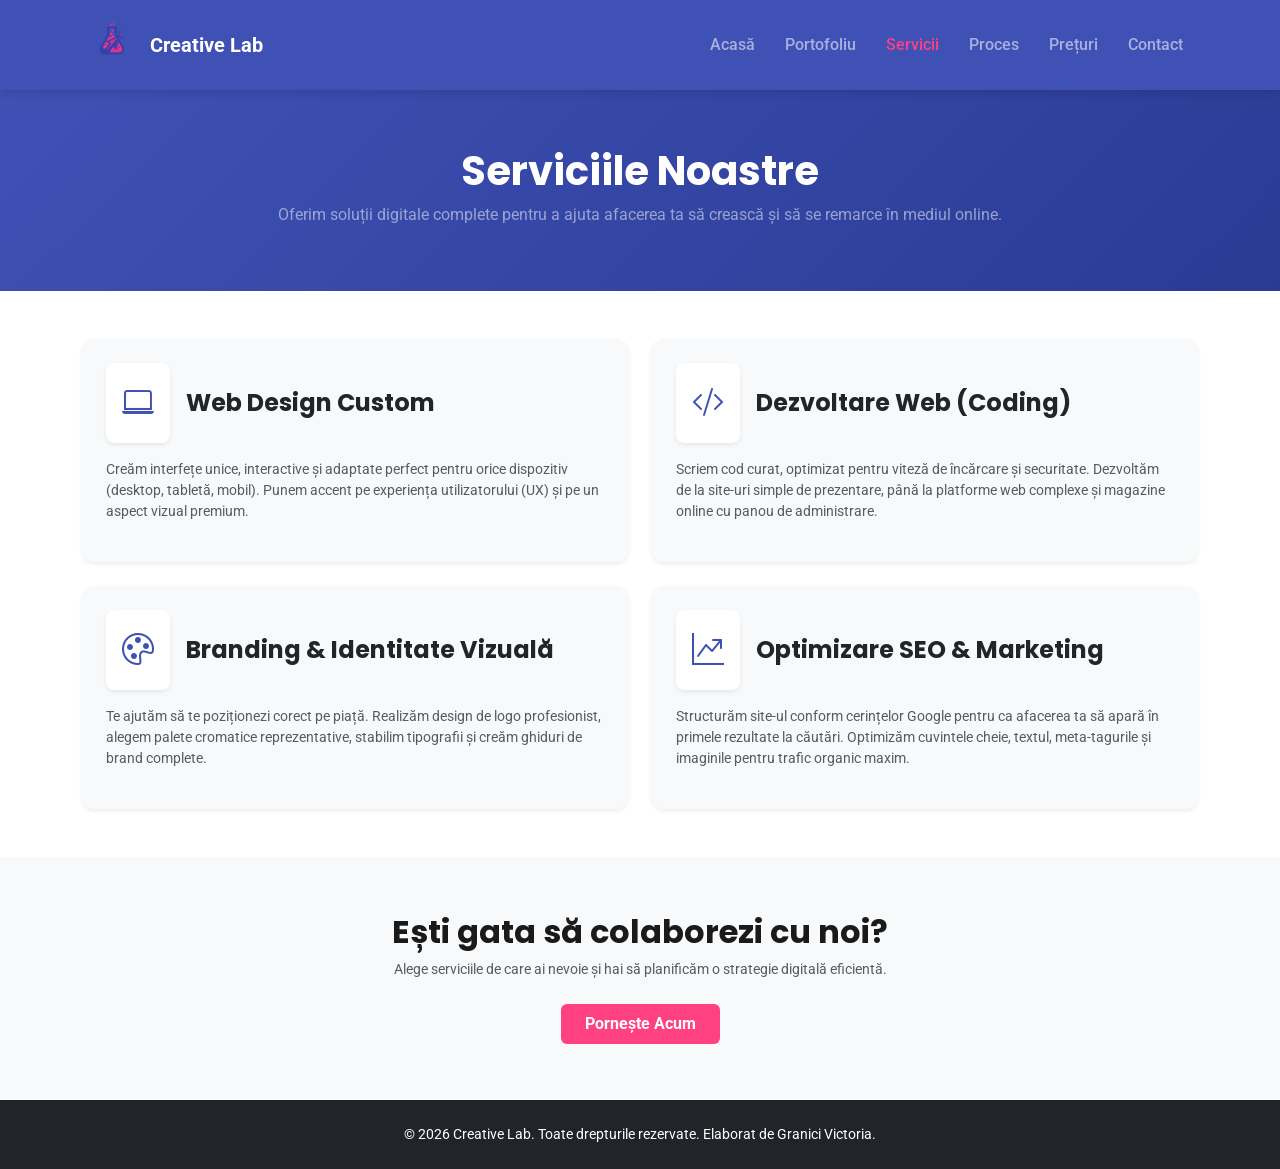
<file: vica/services.html>
<!DOCTYPE html>
<html lang="ro">
<head>
    <meta charset="UTF-8">
    <meta name="viewport" content="width=device-width, initial-scale=1.0">
    <title> Creative Lab</title>
    <meta name="description" content="Descoperă serviciile oferite de Creative Lab: Web Design, Dezvoltare Web, Branding și optimizare SEO.">

   
    <link href="https://fonts.googleapis.com/css2?family=Poppins:wght@400;600;700&family=Roboto:wght@400;500&display=swap" rel="stylesheet">
    <link href="https://cdn.jsdelivr.net/npm/bootstrap@5.3.3/dist/css/bootstrap.min.css" rel="stylesheet">
    <link rel="stylesheet" href="https://cdn.jsdelivr.net/npm/bootstrap-icons@1.11.3/font/bootstrap-icons.min.css">
    <link rel="stylesheet" href="main.css">
</head>
<body>


    <nav class="navbar navbar-expand-lg navbar-dark fixed-top custom-navbar">
        <div class="container">
            <a class="navbar-brand fw-bold d-flex align-items-center" href="index.html">
                <img src="img\logo.png" alt="Logo" width="60" class="me-2 rounded-3">
                <span>Creative Lab</span>
            </a>
            <button class="navbar-toggler" type="button" data-bs-toggle="collapse" data-bs-target="#navbarNav">
                <span class="navbar-toggler-icon"></span>
            </button>
            <div class="collapse navbar-collapse" id="navbarNav">
                <ul class="navbar-nav ms-auto">
                    <li class="nav-item"><a class="nav-link" href="index.html">Acasă</a></li>
                    <li class="nav-item"><a class="nav-link" href="portfolio.html">Portofoliu</a></li>
                    <li class="nav-item"><a class="nav-link active" href="services.html">Servicii</a></li>
                    <li class="nav-item"><a class="nav-link" href="process.html">Proces</a></li>
                    <li class="nav-item"><a class="nav-link" href="prices.html">Prețuri</a></li>
                    <li class="nav-item"><a class="nav-link" href="contact.html">Contact</a></li>
                </ul>
            </div>
        </div>
    </nav>

    <header class="bg-custom-indigo text-white text-center py-5 mt-2">
        <div class="container py-3">
            <h1 class="fw-bold mb-2">Serviciile Noastre</h1>
            <p class="text-white-50 max-width-600 mx-auto mb-0">Oferim soluții digitale complete pentru a ajuta afacerea ta să crească și să se remarce în mediul online.</p>
        </div>
    </header>


    <section class="py-5 bg-white">
        <div class="container">
            <div class="row g-4">
                
             
                <div class="col-md-6">
                    <div class="card p-4 border-0 shadow-sm bg-light h-100">
                        <div class="d-flex align-items-center mb-3">
                            <div class="bg-white p-3 rounded-3 shadow-sm me-3">
                                <i class="bi bi-laptop text-indigo fs-2"></i>
                            </div>
                            <h3 class="h4 fw-bold mb-0">Web Design Custom</h3>
                        </div>
                        <p class="text-muted small">Creăm interfețe unice, interactive și adaptate perfect pentru orice dispozitiv (desktop, tabletă, mobil). Punem accent pe experiența utilizatorului (UX) și pe un aspect vizual premium.</p>
                    </div>
                </div>

              
                <div class="col-md-6">
                    <div class="card p-4 border-0 shadow-sm bg-light h-100">
                        <div class="d-flex align-items-center mb-3">
                            <div class="bg-white p-3 rounded-3 shadow-sm me-3">
                                <i class="bi bi-code-slash text-indigo fs-2"></i>
                            </div>
                            <h3 class="h4 fw-bold mb-0">Dezvoltare Web (Coding)</h3>
                        </div>
                        <p class="text-muted small">Scriem cod curat, optimizat pentru viteză de încărcare și securitate. Dezvoltăm de la site-uri simple de prezentare, până la platforme web complexe și magazine online cu panou de administrare.</p>
                    </div>
                </div>

              
                <div class="col-md-6">
                    <div class="card p-4 border-0 shadow-sm bg-light h-100">
                        <div class="d-flex align-items-center mb-3">
                            <div class="bg-white p-3 rounded-3 shadow-sm me-3">
                                <i class="bi bi-palette text-indigo fs-2"></i>
                            </div>
                            <h3 class="h4 fw-bold mb-0">Branding & Identitate Vizuală</h3>
                        </div>
                        <p class="text-muted small">Te ajutăm să te poziționezi corect pe piață. Realizăm design de logo profesionist, alegem palete cromatice reprezentative, stabilim tipografii și creăm ghiduri de brand complete.</p>
                    </div>
                </div>

                <div class="col-md-6">
                    <div class="card p-4 border-0 shadow-sm bg-light h-100">
                        <div class="d-flex align-items-center mb-3">
                            <div class="bg-white p-3 rounded-3 shadow-sm me-3">
                                <i class="bi bi-graph-up-arrow text-indigo fs-2"></i>
                            </div>
                            <h3 class="h4 fw-bold mb-0">Optimizare SEO & Marketing</h3>
                        </div>
                        <p class="text-muted small">Structurăm site-ul conform cerințelor Google pentru ca afacerea ta să apară în primele rezultate la căutări. Optimizăm cuvintele cheie, textul, meta-tagurile și imaginile pentru trafic organic maxim.</p>
                    </div>
                </div>

            </div>
        </div>
    </section>

   
    <section class="py-5 bg-light text-center">
        <div class="container py-2">
            <h2 class="fw-bold mb-2">Ești gata să colaborezi cu noi?</h2>
            <p class="text-muted small mb-4">Alege serviciile de care ai nevoie și hai să planificăm o strategie digitală eficientă.</p>
            <a href="contact.html" class="btn btn-custom-accent text-white fw-bold px-4 py-2">Pornește Acum</a>
        </div>
    </section>

    <footer class="py-4 bg-dark text-white opacity-90">
        <div class="container text-center">
            <p class="mb-0 small">© 2026 Creative Lab. Toate drepturile rezervate. Elaborat de Granici Victoria.</p>
        </div>
    </footer>

  
    <button id="backToTop" class="btn btn-custom-accent text-white position-fixed bottom-0 end-0 m-4 d-none" style="z-index: 1030; transition: opacity 0.3s ease; opacity: 0;">
        <i class="bi bi-arrow-up-short fs-4"></i>
    </button>

    <script src="https://cdn.jsdelivr.net/npm/bootstrap@5.3.3/dist/js/bootstrap.bundle.min.js"></script>
    <script src="main.js"></script>
</body>
</html>
</file>
<file: vica/main.css>
:root {
    --primary: #3F51B5;
    --accent: #FF4081;
    --dark: #1a1a1a;
}

body {
    font-family: 'Roboto', sans-serif;
    color: var(--dark);
    padding-top: 75px; 
}

h1, h2, h3, h4, h5 {
    font-family: 'Poppins', sans-serif;
}


.custom-navbar {
    background-color: var(--primary) !important;
    padding: 10px 0; 
    box-shadow: 0 2px 10px rgba(0,0,0,0.15);
}

.navbar-brand {
    display: flex !important;
    align-items: center;
}


.navbar-brand img {
    object-fit: cover;
    border-radius: 4px !important; 
}

.navbar-nav .nav-link {
    font-size: 1rem;
    font-weight: 500;
    padding: 8px 15px !important;
}

.navbar-nav .nav-link.active,
.navbar-nav .nav-link:hover {
    color: var(--accent) !important;
}


.hero-section {
    background: linear-gradient(135deg, var(--primary) 0%, #2a3b94 100%);
    color: #fff;
    padding: 60px 0; 
}

.hero-section h1 {
    font-size: 2.8rem;
    line-height: 1.2;
}


section {
    padding: 65px 0;
}

.card {
    border-radius: 12px;
    transition: transform 0.2s ease;
}

.card:hover {
    transform: translateY(-3px);
}

.max-width-700 {
    max-width: 700px;
}

.italic {
    font-style: italic;
}


.btn-primary {
    background-color: var(--accent);
    border: none;
    padding: 10px 24px;
    font-weight: 500;
}

.btn-primary:hover {
    background-color: #e91e63;
}

.btn-outline-light {
    padding: 10px 24px;
    font-weight: 500;
}
:root {
    --primary: #3F51B5; 
    --accent: #FF4081;   
    --dark: #1a1a1a;
}

body {
    font-family: 'Roboto', sans-serif;
    color: var(--dark);
    padding-top: 75px;
}

h1, h2, h3, h4, h5 {
    font-family: 'Poppins', sans-serif;
}


.custom-navbar {
    background-color: var(--primary) !important;
    padding: 10px 0; 
    box-shadow: 0 2px 10px rgba(0,0,0,0.15);
}

.navbar-brand img {
    object-fit: cover;
    border-radius: 4px !important;
}


.bg-custom-indigo {
    background: linear-gradient(135deg, var(--primary) 0%, #2a3b94 100%) !important;
}


.bg-indigo-subtle {
    background-color: rgba(63, 81, 181, 0.1) !important;
}
.text-indigo {
    color: var(--primary) !important;
}
.text-accent {
    color: var(--accent) !important;
}


.filter-btn {
    border: 1px solid var(--primary) !important;
    color: var(--primary) !important;
    background-color: transparent;
    padding: 6px 16px;
    font-size: 0.88rem;
    font-weight: 500;
    transition: all 0.2s ease;
}

.filter-btn:hover, .filter-btn.active {
    background-color: var(--accent) !important;
    border-color: var(--accent) !important;
    color: white !important;
}


.btn-custom-accent {
    background-color: var(--accent) !important;
    border: none !important;
    transition: background-color 0.2s ease;
}

.btn-custom-accent:hover {
    background-color: #e91e63 !important;
}

.project-img-container {
    overflow: hidden;
}
.project-img-container img {
    transition: transform 0.4s ease;
}
.card:hover .project-img-container img {
    transform: scale(1.05);
}

:root {
    --primary: #3F51B5;     
    --accent: #FF4081;        
}


.bg-custom-indigo {
    background-color: var(--primary) !important;
}

.text-indigo {
    color: var(--primary) !important;
}

.btn-custom-accent {
    background-color: var(--accent) !important;
    border-color: var(--accent) !important;
    color: #ffffff !important;
    transition: all 0.3s ease;
}

.btn-custom-accent:hover {
    background-color: #e03570 !important;
    border-color: #e03570 !important;
    box-shadow: 0 4px 12px rgba(255, 64, 129, 0.3);
}


.filter-btn {
    color: var(--primary);
    border-color: var(--primary);
}
.filter-btn:hover {
    background-color: var(--primary);
    color: #fff;
}
</file>
